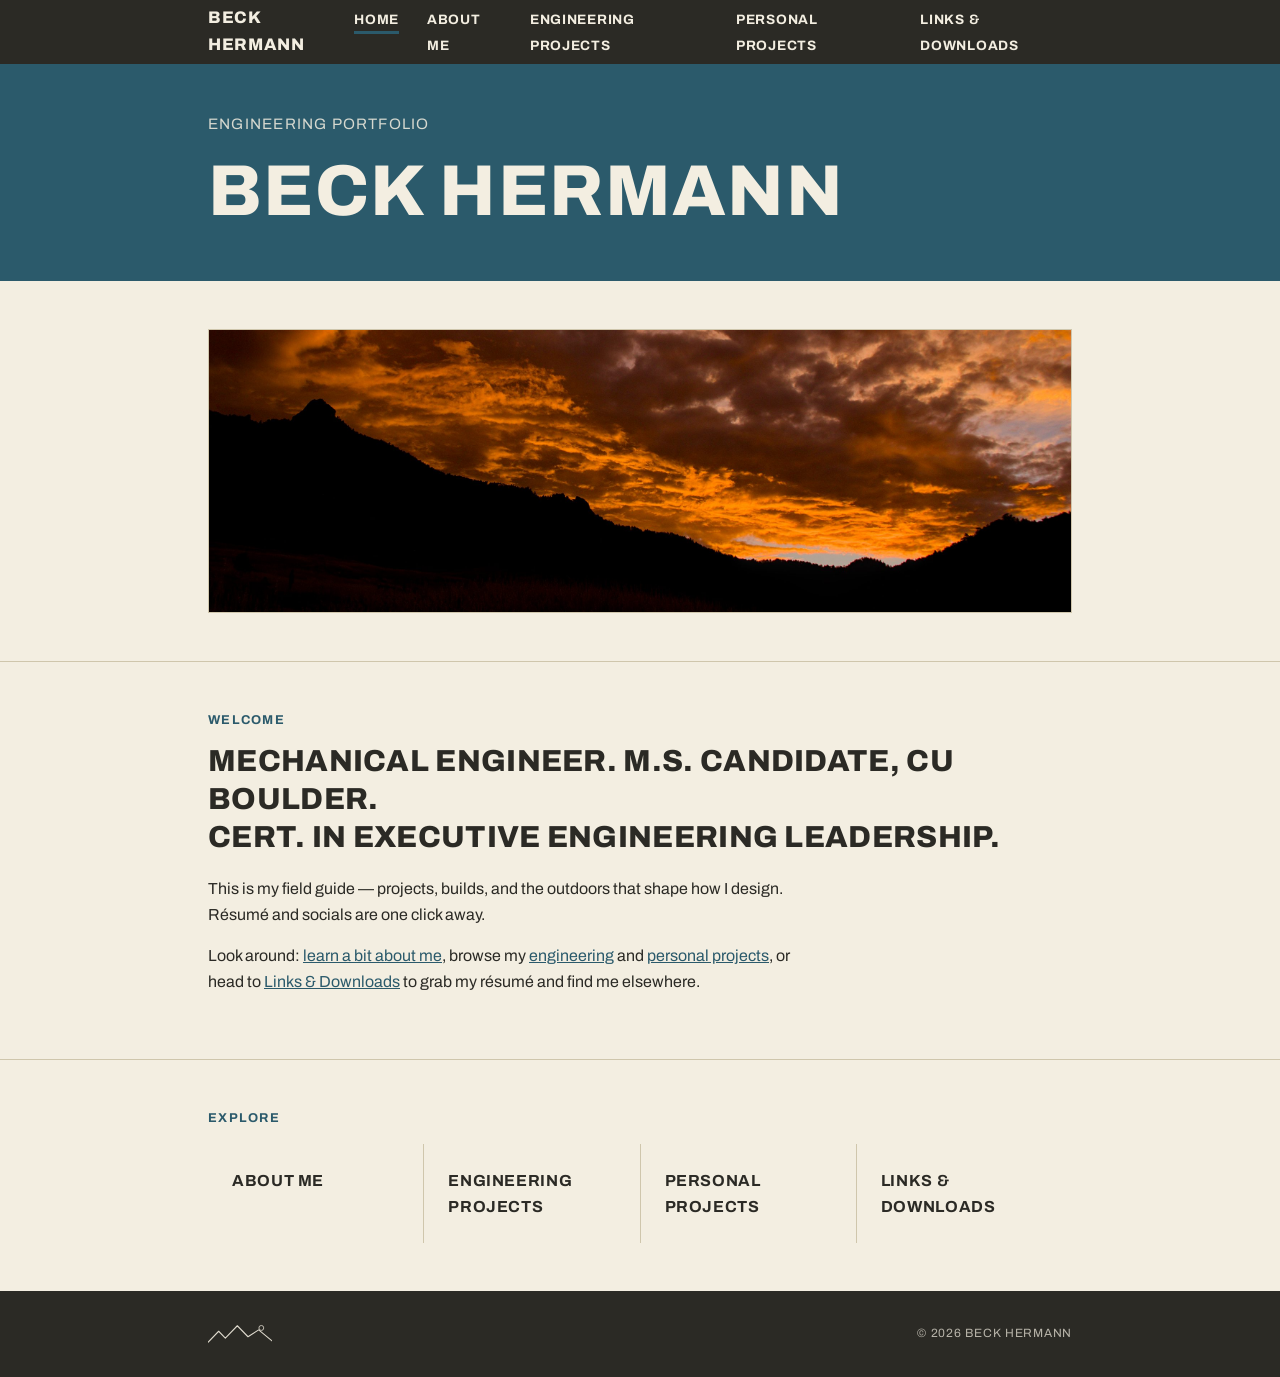
<file: index.html>
<!DOCTYPE html>
<html lang="en">
<head>
<meta charset="UTF-8">
<meta name="viewport" content="width=device-width, initial-scale=1.0">
<title>Beck Hermann — Engineering Portfolio</title>
<meta name="description" content="Engineering portfolio of Beck Hermann.">
<link rel="preconnect" href="https://fonts.googleapis.com">
<link rel="preconnect" href="https://fonts.gstatic.com" crossorigin>
<link href="https://fonts.googleapis.com/css2?family=Archivo:ital,wght@0,400;0,500;0,700;0,800;1,400&display=swap" rel="stylesheet">
<link rel="stylesheet" href="assets/css/style.css?v=9">
</head>
<body data-section="home">

<header class="site-nav">
  <div class="container">
    <a class="brand" href="index.html">Beck Hermann</a>
    <button class="nav-toggle" aria-label="Toggle navigation" aria-expanded="false">Menu</button>
    <ul class="nav-links">
      <li><a href="index.html" class="current">Home</a></li>
      <li><a href="about.html">About Me</a></li>
      <li><a href="engineering-projects.html">Engineering Projects</a></li>
      <li><a href="personal-projects.html">Personal Projects</a></li>
      <li><a href="links.html">Links &amp; Downloads</a></li>
    </ul>
  </div>
</header>

<main>

  <div class="title-bar">
    <div class="container">
      <p class="subtitle">Engineering Portfolio</p>
      <h1>Beck Hermann</h1>
    </div>
  </div>

  <div class="section">
    <div class="container">
      <img class="media media-landscape" src="assets/img/home-landscape.jpg"
           alt="Sunset over a mountain ridge with glowing orange clouds">
    </div>
  </div>

  <div class="section">
    <div class="container">
      <p class="eyebrow">Welcome</p>
      <p class="lede">MECHANICAL ENGINEER. M.S. CANDIDATE, CU BOULDER.<br>
        CERT. IN EXECUTIVE ENGINEERING LEADERSHIP.</p>
      <p>This is my field guide — projects, builds, and the outdoors that shape how I design.
        Résumé and socials are one click away.</p>
      <p>Look around: <a href="about.html">learn a bit about me</a>, browse my
        <a href="engineering-projects.html">engineering</a> and
        <a href="personal-projects.html">personal projects</a>, or head to
        <a href="links.html">Links &amp; Downloads</a> to grab my résumé and find me elsewhere.</p>
    </div>
  </div>

  <div class="section">
    <div class="container">
      <p class="eyebrow">Explore</p>
      <div class="quick-links">
        <a href="about.html">About Me</a>
        <a href="engineering-projects.html">Engineering Projects</a>
        <a href="personal-projects.html">Personal Projects</a>
        <a href="links.html">Links &amp; Downloads</a>
      </div>
    </div>
  </div>

</main>

<footer class="site-footer">
  <div class="container">
    <img class="motif" src="assets/img/mountain-motif.svg" alt="">
    <small>&copy; 2026 Beck Hermann</small>
  </div>
</footer>

<script src="assets/js/main.js?v=2"></script>
</body>
</html>
</file>
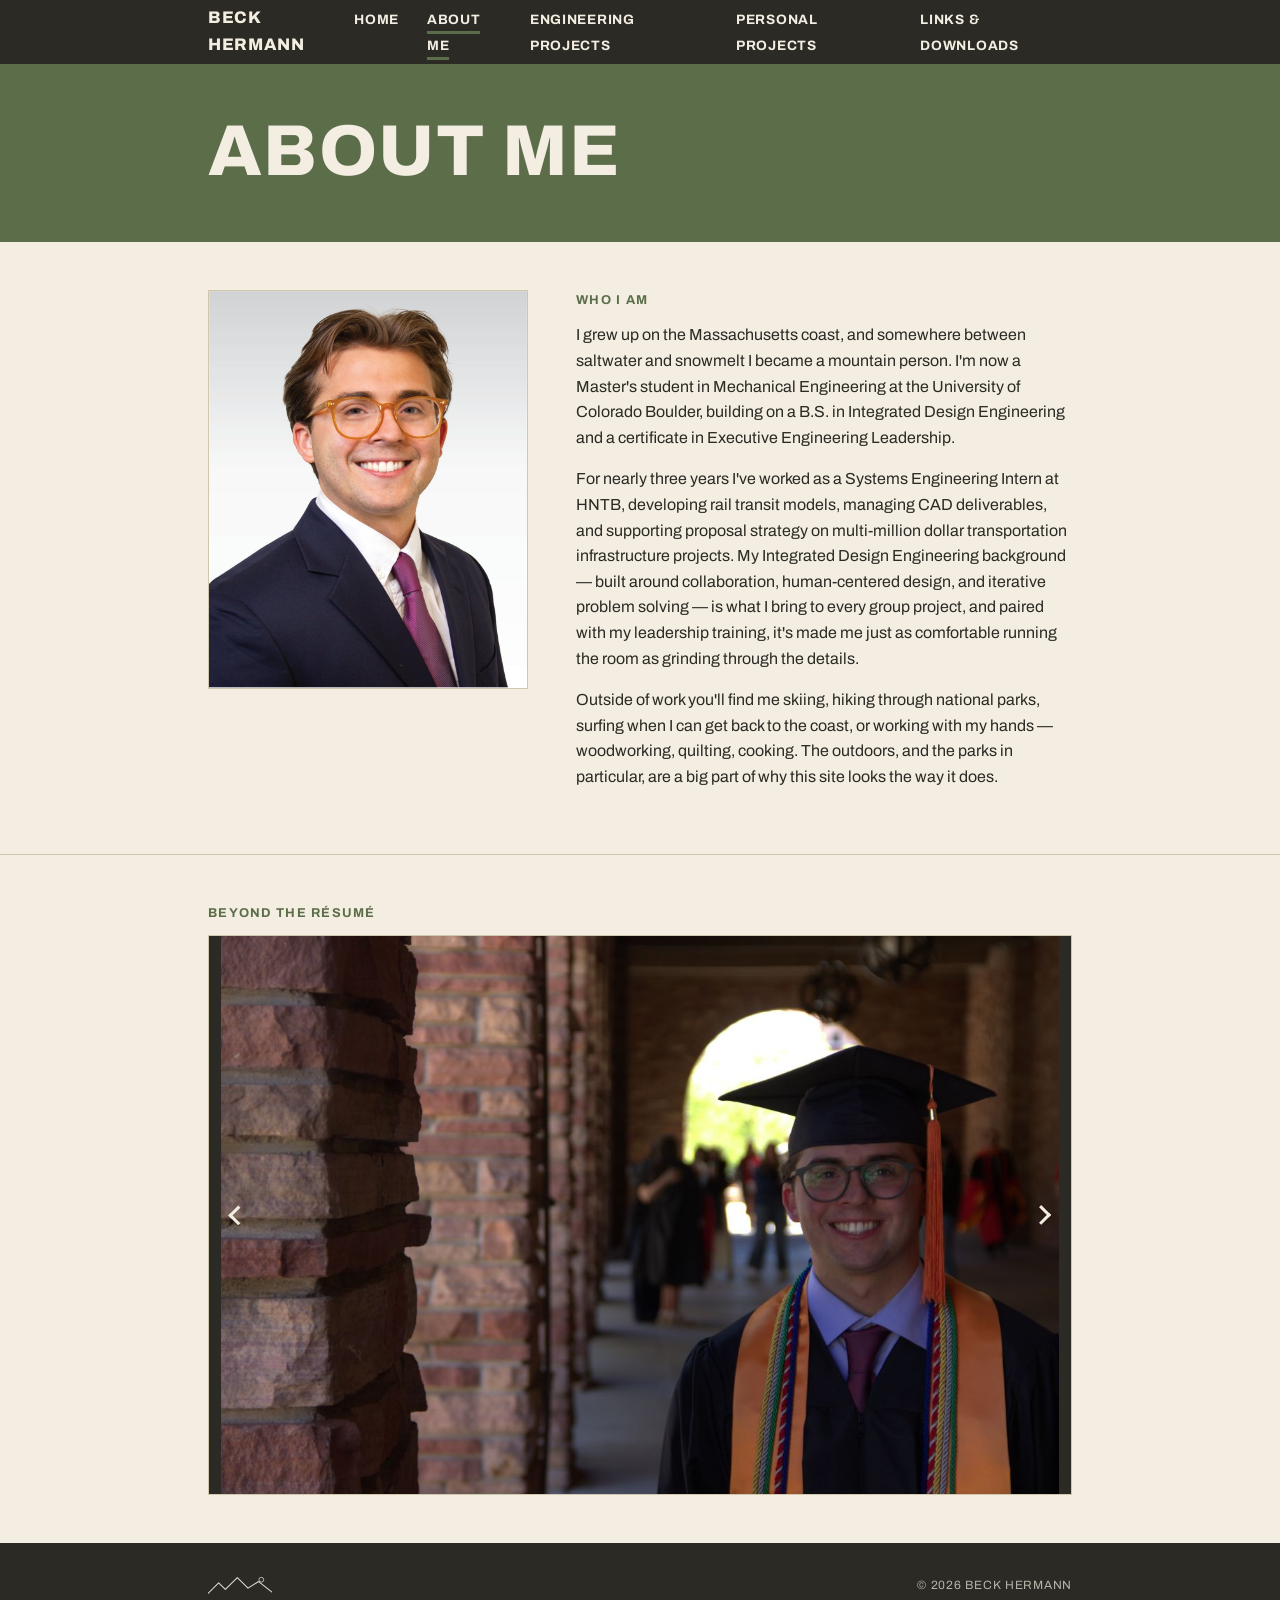
<file: about.html>
<!DOCTYPE html>
<html lang="en">
<head>
<meta charset="UTF-8">
<meta name="viewport" content="width=device-width, initial-scale=1.0">
<title>About Me — Beck Hermann</title>
<meta name="description" content="About Beck Hermann.">
<link rel="preconnect" href="https://fonts.googleapis.com">
<link rel="preconnect" href="https://fonts.gstatic.com" crossorigin>
<link href="https://fonts.googleapis.com/css2?family=Archivo:ital,wght@0,400;0,500;0,700;0,800;1,400&display=swap" rel="stylesheet">
<link rel="stylesheet" href="assets/css/style.css?v=9">
</head>
<body data-section="about">

<header class="site-nav">
  <div class="container">
    <a class="brand" href="index.html">Beck Hermann</a>
    <button class="nav-toggle" aria-label="Toggle navigation" aria-expanded="false">Menu</button>
    <ul class="nav-links">
      <li><a href="index.html">Home</a></li>
      <li><a href="about.html" class="current">About Me</a></li>
      <li><a href="engineering-projects.html">Engineering Projects</a></li>
      <li><a href="personal-projects.html">Personal Projects</a></li>
      <li><a href="links.html">Links &amp; Downloads</a></li>
    </ul>
  </div>
</header>

<main>

  <div class="title-bar">
    <div class="container">
      <h1>About Me</h1>
    </div>
  </div>

  <div class="section">
    <div class="container two-col">
      <img class="media media-portrait" src="assets/img/about-headshot.jpg"
           alt="Headshot of Beck Hermann">

      <div>
        <p class="eyebrow">Who I Am</p>
        <p>I grew up on the Massachusetts coast, and somewhere between saltwater and snowmelt I
          became a mountain person. I'm now a Master's student in Mechanical Engineering at the
          University of Colorado Boulder, building on a B.S. in Integrated Design Engineering and
          a certificate in Executive Engineering Leadership.</p>
        <p>For nearly three years I've worked as a Systems Engineering Intern at HNTB, developing
          rail transit models, managing CAD deliverables, and supporting proposal strategy on
          multi-million dollar transportation infrastructure projects. My Integrated Design
          Engineering background — built around collaboration, human-centered design, and
          iterative problem solving — is what I bring to every group project, and paired with my
          leadership training, it's made me just as comfortable running the room as grinding
          through the details.</p>
        <p>Outside of work you'll find me skiing, hiking through national parks, surfing when I
          can get back to the coast, or working with my hands — woodworking, quilting, cooking.
          The outdoors, and the parks in particular, are a big part of why this site looks the
          way it does.</p>
      </div>
    </div>
  </div>

  <div class="section">
    <div class="container">
      <p class="eyebrow">Beyond the Résumé</p>
      <div class="rotator" id="about-rotator">
        <button type="button" class="rotator-arrow rotator-prev" aria-label="Previous photo"><span class="chevron chevron-left"></span></button>
        <img id="rotator-img" src="assets/img/about-rotation/img_5599.jpg"
             alt="Graduating from the University of Colorado Boulder">
        <button type="button" class="rotator-arrow rotator-next" aria-label="Next photo"><span class="chevron chevron-right"></span></button>
      </div>
    </div>
  </div>

</main>

<footer class="site-footer">
  <div class="container">
    <img class="motif" src="assets/img/mountain-motif.svg" alt="">
    <small>&copy; 2026 Beck Hermann</small>
  </div>
</footer>

<script src="assets/js/main.js?v=2"></script>
</body>
</html>
</file>
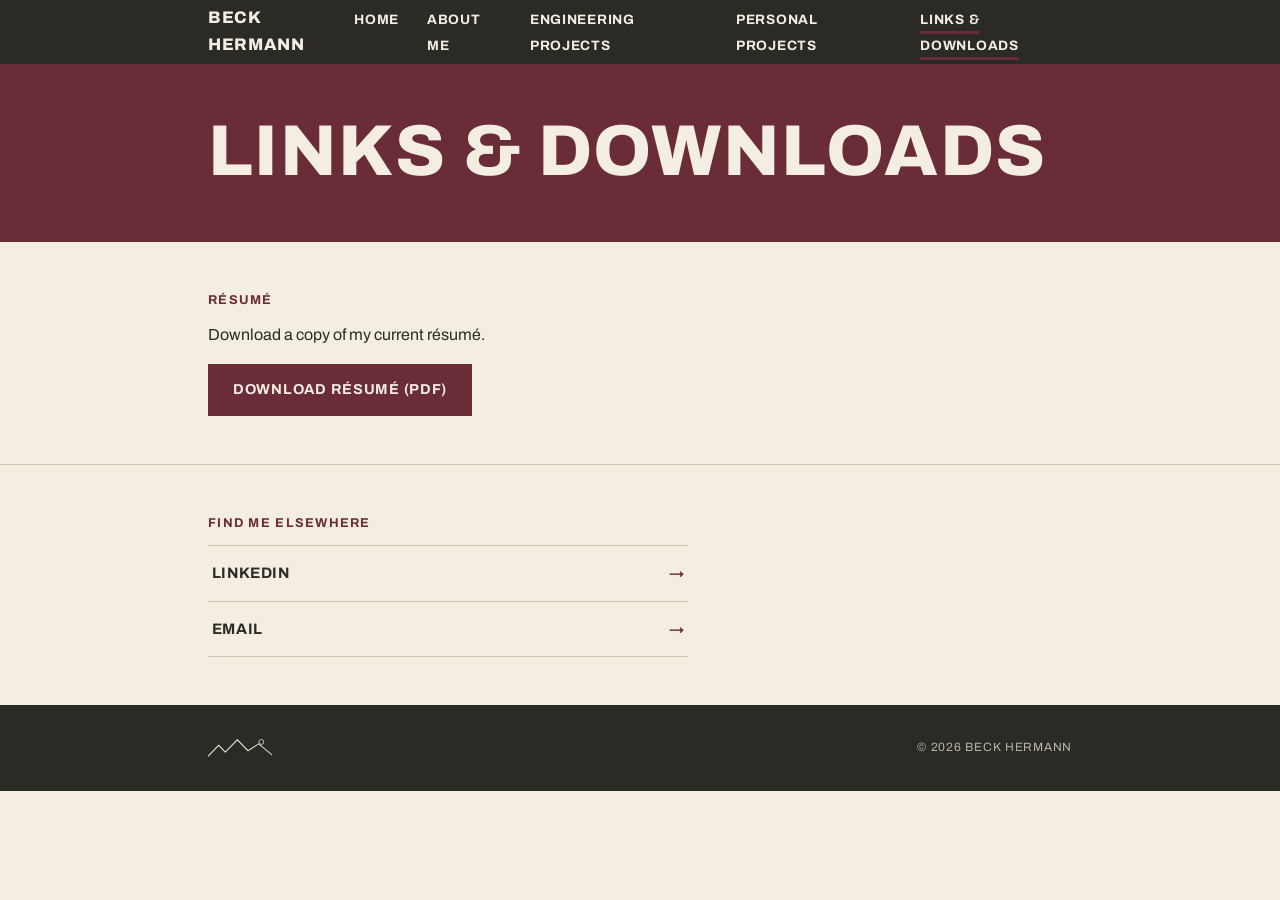
<file: links.html>
<!DOCTYPE html>
<html lang="en">
<head>
<meta charset="UTF-8">
<meta name="viewport" content="width=device-width, initial-scale=1.0">
<title>Links &amp; Downloads — Beck Hermann</title>
<meta name="description" content="Resume and links for Beck Hermann.">
<link rel="preconnect" href="https://fonts.googleapis.com">
<link rel="preconnect" href="https://fonts.gstatic.com" crossorigin>
<link href="https://fonts.googleapis.com/css2?family=Archivo:ital,wght@0,400;0,500;0,700;0,800;1,400&display=swap" rel="stylesheet">
<link rel="stylesheet" href="assets/css/style.css?v=9">
</head>
<body data-section="links">

<header class="site-nav">
  <div class="container">
    <a class="brand" href="index.html">Beck Hermann</a>
    <button class="nav-toggle" aria-label="Toggle navigation" aria-expanded="false">Menu</button>
    <ul class="nav-links">
      <li><a href="index.html">Home</a></li>
      <li><a href="about.html">About Me</a></li>
      <li><a href="engineering-projects.html">Engineering Projects</a></li>
      <li><a href="personal-projects.html">Personal Projects</a></li>
      <li><a href="links.html" class="current">Links &amp; Downloads</a></li>
    </ul>
  </div>
</header>

<main>

  <div class="title-bar">
    <div class="container">
      <h1>Links &amp; Downloads</h1>
    </div>
  </div>

  <div class="section">
    <div class="container">
      <p class="eyebrow">Résumé</p>
      <p>Download a copy of my current résumé.</p>
      <!-- To update: overwrite assets/resume/Beck_Hermann_Resume.pdf with the
           new PDF (keep the same filename) — no edit needed here. -->
      <a class="btn btn-accent" href="assets/resume/Beck_Hermann_Resume.pdf" download>
        Download Résumé (PDF)
      </a>
    </div>
  </div>

  <div class="section">
    <div class="container">
      <p class="eyebrow">Find Me Elsewhere</p>
      <!-- EDIT ME: replace each href="#" with your real profile URL.
           Copy/paste an <li> to add more (e.g. a personal blog, Instagram, etc). -->
      <ul class="link-list">
        <li><a href="https://www.linkedin.com/in/beck-hermann" target="_blank" rel="noopener">LinkedIn</a></li>
        <li><a href="mailto:beckhermann27@gmail.com">Email</a></li>
      </ul>
    </div>
  </div>

</main>

<footer class="site-footer">
  <div class="container">
    <img class="motif" src="assets/img/mountain-motif.svg" alt="">
    <small>&copy; 2026 Beck Hermann</small>
  </div>
</footer>

<script src="assets/js/main.js?v=2"></script>
</body>
</html>
</file>
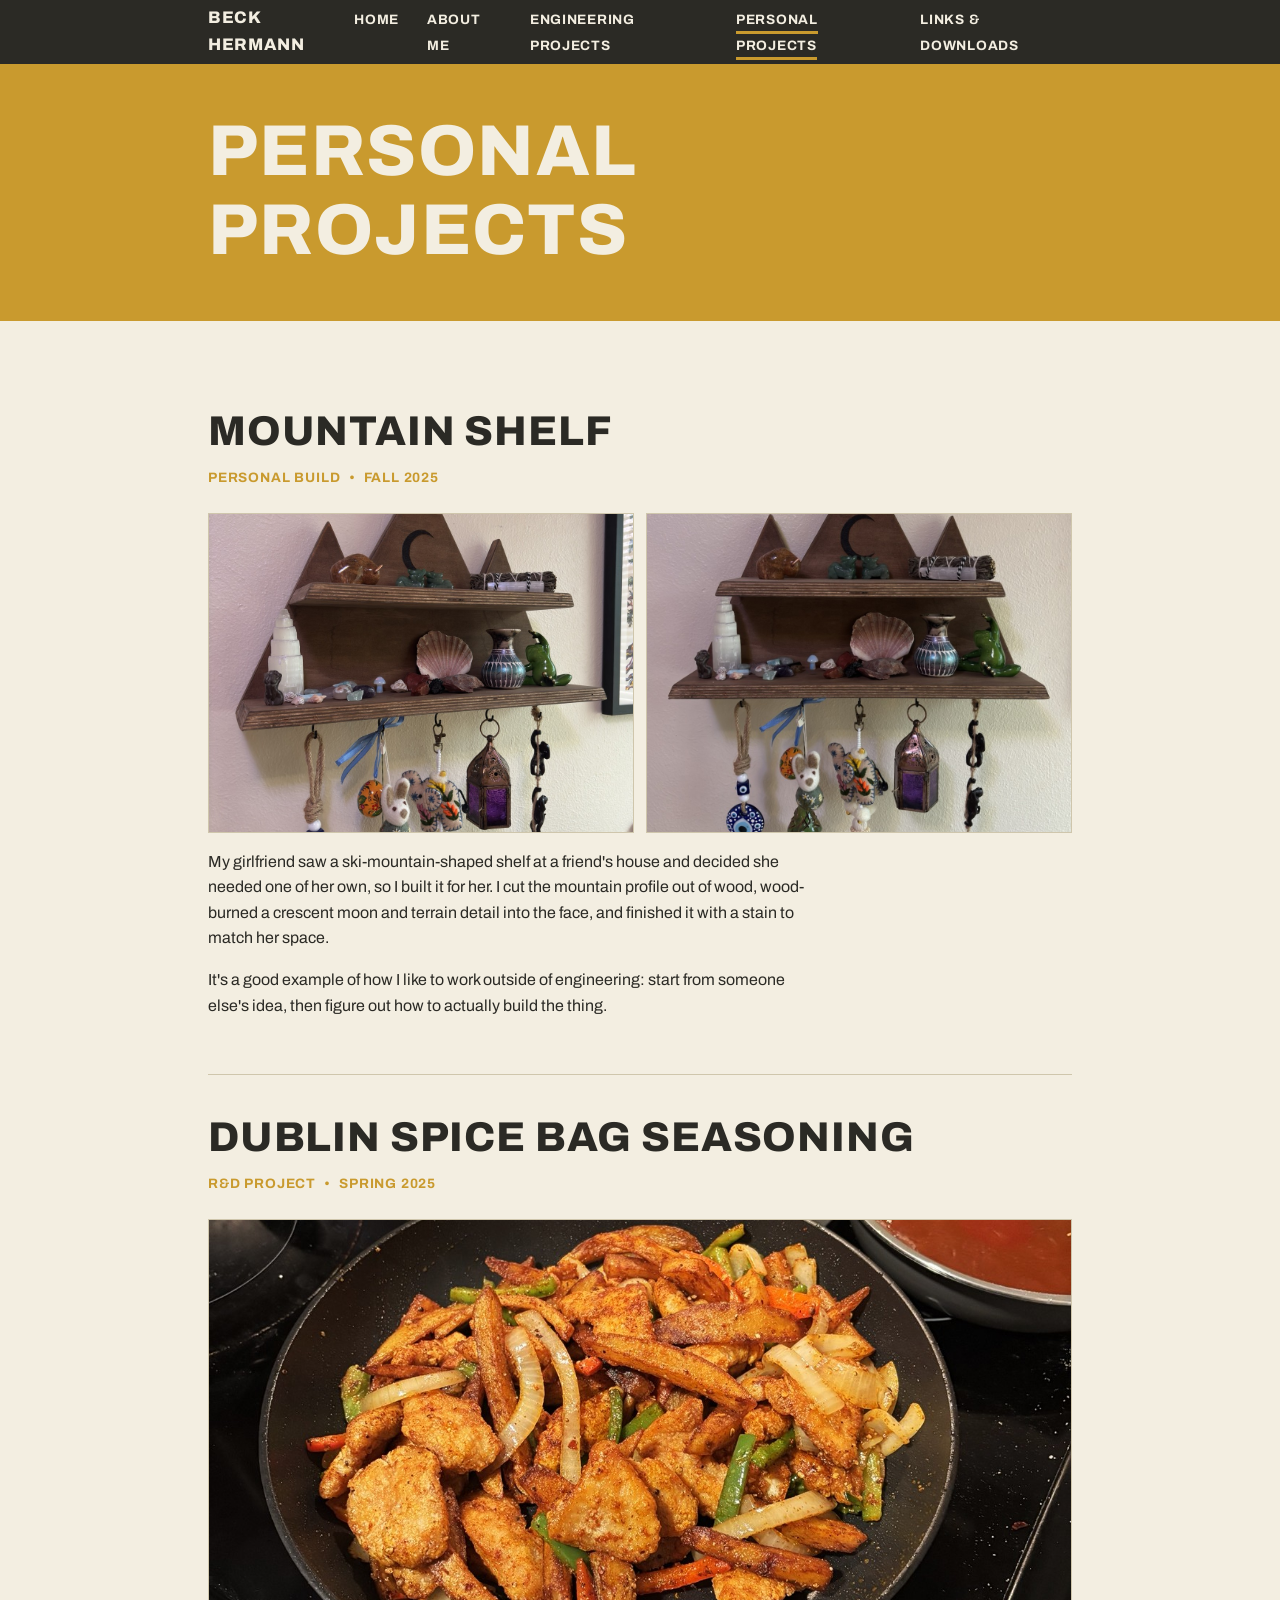
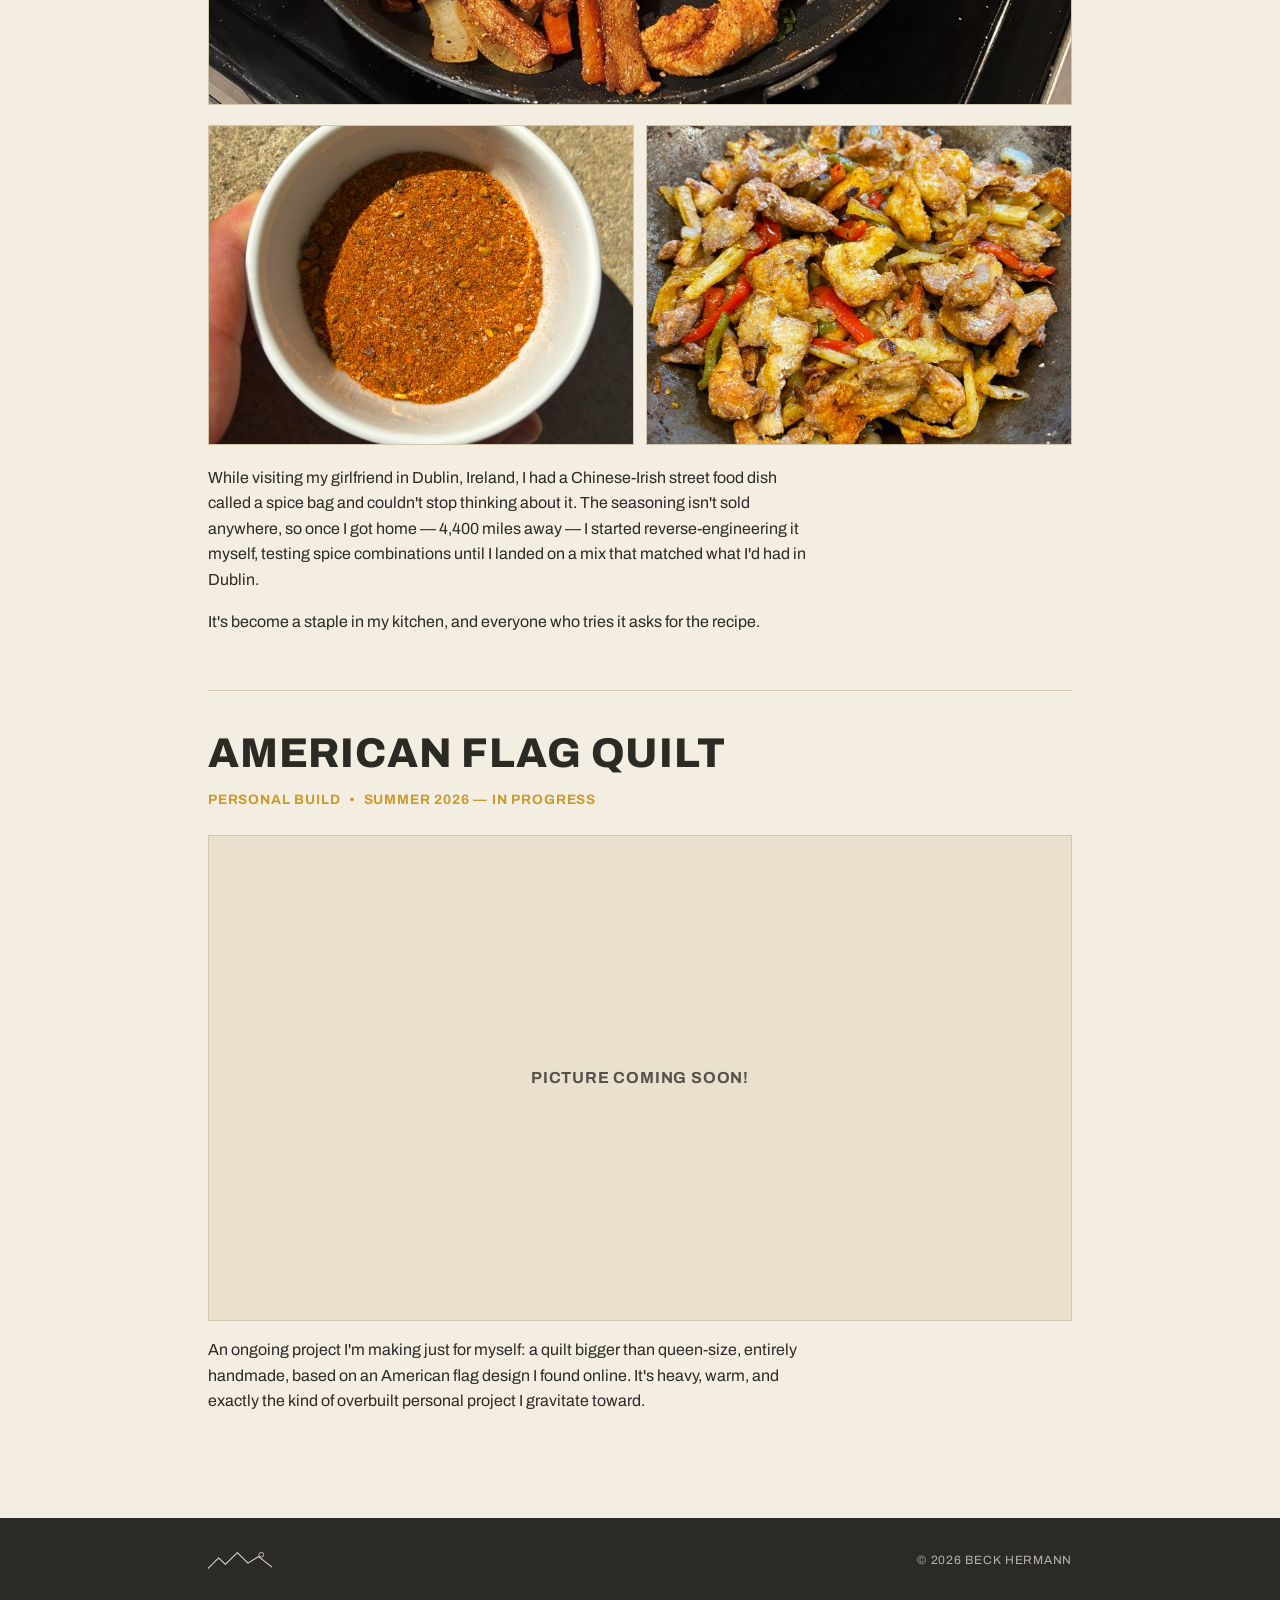
<file: personal-projects.html>
<!DOCTYPE html>
<html lang="en">
<head>
<meta charset="UTF-8">
<meta name="viewport" content="width=device-width, initial-scale=1.0">
<title>Personal Projects — Beck Hermann</title>
<meta name="description" content="Personal projects by Beck Hermann.">
<link rel="preconnect" href="https://fonts.googleapis.com">
<link rel="preconnect" href="https://fonts.gstatic.com" crossorigin>
<link href="https://fonts.googleapis.com/css2?family=Archivo:ital,wght@0,400;0,500;0,700;0,800;1,400&display=swap" rel="stylesheet">
<link rel="stylesheet" href="assets/css/style.css?v=9">
</head>
<body data-section="personal">

<header class="site-nav">
  <div class="container">
    <a class="brand" href="index.html">Beck Hermann</a>
    <button class="nav-toggle" aria-label="Toggle navigation" aria-expanded="false">Menu</button>
    <ul class="nav-links">
      <li><a href="index.html">Home</a></li>
      <li><a href="about.html">About Me</a></li>
      <li><a href="engineering-projects.html">Engineering Projects</a></li>
      <li><a href="personal-projects.html" class="current">Personal Projects</a></li>
      <li><a href="links.html">Links &amp; Downloads</a></li>
    </ul>
  </div>
</header>

<main>

  <div class="title-bar">
    <div class="container">
      <h1>Personal Projects</h1>
    </div>
  </div>

  <div class="section">
    <div class="container">

      <!-- ============================================================
           HOW TO ADD OR EDIT A PROJECT — same pattern as engineering-projects.html.
           Copy one whole <article class="project"> ... </article> block,
           paste it, then edit the title, meta line (context, then
           season/year), the featured photo, the 2 supporting photos in
           .gallery, and the paragraphs of body text.
           ============================================================ -->

      <!-- PROJECT BLOCK: Mountain Shelf -->
      <article class="project">
        <h2>Mountain Shelf</h2>
        <p class="project-meta"><span>Personal Build</span><span>Fall 2025</span></p>

        <div class="featured-duo">
          <img class="media media-gallery-item" src="assets/img/mountain-shelf-featured.jpg" alt="Mountain Shelf featured photo">
          <img class="media media-gallery-item" src="assets/img/mountain-shelf-secondary.jpg" alt="Mountain Shelf detail">
        </div>

        <p>My girlfriend saw a ski-mountain-shaped shelf at a friend's house and decided
          she needed one of her own, so I built it for her. I cut the mountain profile
          out of wood, wood-burned a crescent moon and terrain detail into the face, and
          finished it with a stain to match her space.</p>
        <p>It's a good example of how I like to work outside of engineering: start from
          someone else's idea, then figure out how to actually build the thing.</p>
      </article>

      <!-- PROJECT BLOCK: Dublin Spice Bag Seasoning -->
      <article class="project">
        <h2>Dublin Spice Bag Seasoning</h2>
        <p class="project-meta"><span>R&amp;D Project</span><span>Spring 2025</span></p>

        <img class="media media-featured" src="assets/img/spice-bag-featured.jpg" alt="Dublin Spice Bag Seasoning featured photo">

        <div class="gallery">
          <img class="media media-gallery-item" src="assets/img/spice-bag-secondary-1.jpg" alt="Dublin Spice Bag Seasoning photo 1">
          <img class="media media-gallery-item" src="assets/img/spice-bag-secondary-2.jpg" alt="Dublin Spice Bag Seasoning photo 2">
        </div>

        <p>While visiting my girlfriend in Dublin, Ireland, I had a Chinese-Irish street
          food dish called a spice bag and couldn't stop thinking about it. The seasoning
          isn't sold anywhere, so once I got home — 4,400 miles away — I started
          reverse-engineering it myself, testing spice combinations until I landed on a
          mix that matched what I'd had in Dublin.</p>
        <p>It's become a staple in my kitchen, and everyone who tries it asks for the
          recipe.</p>
      </article>

      <!-- PROJECT BLOCK: American Flag Quilt -->
      <article class="project">
        <h2>American Flag Quilt</h2>
        <p class="project-meta"><span>Personal Build</span><span>Summer 2026 — In Progress</span></p>

        <div class="media media-placeholder">Picture coming soon!</div>

        <p>An ongoing project I'm making just for myself: a quilt bigger than queen-size,
          entirely handmade, based on an American flag design I found online. It's heavy,
          warm, and exactly the kind of overbuilt personal project I gravitate toward.</p>
      </article>

    </div>
  </div>

</main>

<footer class="site-footer">
  <div class="container">
    <img class="motif" src="assets/img/mountain-motif.svg" alt="">
    <small>&copy; 2026 Beck Hermann</small>
  </div>
</footer>

<script src="assets/js/main.js?v=2"></script>
</body>
</html>
</file>
<file: assets/css/style.css>
/* ==========================================================================
   BECK HERMANN — ENGINEERING PORTFOLIO
   Style inspired by Massimo Vignelli's 1977 National Park Service
   "Unigrid" brochure system: bold Helvetica-style title blocks,
   flat accent colors, thin rule lines, simple line-art landscapes.

   To change the site's look, edit the variables in :root below —
   everything else references them.
   ========================================================================== */

:root {
  /* -- Palette -- */
  --color-parchment: #f3eee1;
  --color-parchment-dark: #e9e1cd;
  --color-ink: #2b2a25;
  --color-ink-soft: #55524a;
  --color-rule: #cfc6ac;

  /* one accent per section — set per-page via body[data-section] below */
  --accent-home: #2b5a6b;
  --accent-about: #5c6e49;
  --accent-engineering: #c1602a;
  --accent-personal: #c99a2e;
  --accent-links: #6b2c39;

  /* -- Type -- */
  --font-display: "Archivo", "Helvetica Neue", Arial, sans-serif;
  --font-body: "Archivo", "Helvetica Neue", Arial, sans-serif;

  /* -- Layout -- */
  --content-width: 960px;
  --gutter: clamp(1.25rem, 4vw, 3rem);
}

/* current section's accent, set by body[data-section="..."] rules below */
body[data-section="home"] { --accent: var(--accent-home); }
body[data-section="about"] { --accent: var(--accent-about); }
body[data-section="engineering"] { --accent: var(--accent-engineering); }
body[data-section="personal"] { --accent: var(--accent-personal); }
body[data-section="links"] { --accent: var(--accent-links); }

/* ==========================================================================
   Reset & base
   ========================================================================== */

*, *::before, *::after { box-sizing: border-box; }

html { -webkit-text-size-adjust: 100%; }

body {
  margin: 0;
  background: var(--color-parchment);
  color: var(--color-ink);
  font-family: var(--font-body);
  font-weight: 400;
  line-height: 1.6;
  -webkit-font-smoothing: antialiased;
}

img, svg { max-width: 100%; display: block; }

h1, h2, h3 {
  font-family: var(--font-display);
  font-weight: 800;
  text-transform: uppercase;
  letter-spacing: 0.02em;
  line-height: 1.1;
  margin: 0 0 0.5em;
}

p { margin: 0 0 1em; max-width: 68ch; }

a { color: var(--accent); }
a:hover { color: var(--color-ink); }

hr {
  border: none;
  border-top: 1px solid var(--color-rule);
  margin: 0;
}

.container {
  max-width: var(--content-width);
  margin: 0 auto;
  padding: 0 var(--gutter);
}

/* ==========================================================================
   Nav
   ========================================================================== */

.site-nav {
  background: var(--color-ink);
  color: var(--color-parchment);
}

.site-nav .container {
  display: flex;
  align-items: center;
  justify-content: space-between;
  height: 64px;
}

.site-nav .brand {
  font-family: var(--font-display);
  font-weight: 800;
  text-transform: uppercase;
  letter-spacing: 0.04em;
  color: var(--color-parchment);
  text-decoration: none;
  font-size: 1.05rem;
}

.nav-toggle {
  display: none;
  background: none;
  border: 1px solid var(--color-parchment);
  color: var(--color-parchment);
  font-family: var(--font-display);
  text-transform: uppercase;
  font-size: 0.85rem;
  letter-spacing: 0.05em;
  padding: 0.4em 0.8em;
  cursor: pointer;
}

.nav-links {
  display: flex;
  gap: 1.75rem;
  list-style: none;
  margin: 0;
  padding: 0;
}

.nav-links a {
  color: var(--color-parchment);
  text-decoration: none;
  font-family: var(--font-display);
  font-size: 0.85rem;
  font-weight: 700;
  text-transform: uppercase;
  letter-spacing: 0.05em;
  padding-bottom: 4px;
  border-bottom: 3px solid transparent;
}

.nav-links a:hover { color: var(--color-parchment); border-bottom-color: var(--color-rule); }

.nav-links a.current {
  color: var(--color-parchment);
  border-bottom-color: var(--accent);
}

@media (max-width: 640px) {
  .nav-toggle { display: inline-block; }

  .nav-links {
    display: none;
    position: absolute;
    top: 64px;
    left: 0;
    right: 0;
    flex-direction: column;
    gap: 0;
    background: var(--color-ink);
    padding: 0.5rem var(--gutter) 1rem;
  }

  .nav-links.open { display: flex; }

  .nav-links a { display: block; padding: 0.6em 0; border-bottom: 1px solid #44423a; }
  .nav-links a.current { border-bottom-color: var(--accent); }
}

/* ==========================================================================
   Title bar — the "brochure cover" block at the top of every page
   ========================================================================== */

.title-bar {
  background: var(--accent);
  color: var(--color-parchment);
  padding: 3rem 0 2.5rem;
}

.title-bar h1 {
  font-size: clamp(2.5rem, 8vw, 4.5rem);
  color: var(--color-parchment);
  margin-bottom: 0.15em;
}

.title-bar .subtitle {
  font-family: var(--font-display);
  text-transform: uppercase;
  letter-spacing: 0.08em;
  font-size: 0.95rem;
  opacity: 0.85;
}

/* ==========================================================================
   Sections & unigrid rule lines
   ========================================================================== */

.section {
  padding: 3rem 0;
  border-bottom: 1px solid var(--color-rule);
}

.section:last-of-type { border-bottom: none; }

.section .eyebrow {
  font-family: var(--font-display);
  font-size: 0.8rem;
  font-weight: 700;
  text-transform: uppercase;
  letter-spacing: 0.1em;
  color: var(--accent);
  margin-bottom: 0.75rem;
}

.section .lede {
  font-family: var(--font-display);
  font-weight: 800;
  font-size: clamp(1.25rem, 3vw, 1.9rem);
  line-height: 1.25;
  text-transform: uppercase;
  letter-spacing: 0.01em;
  margin-bottom: 1.25rem;
}

.rotator {
  position: relative;
  width: 100%;
  height: min(65vh, 560px);
  background: var(--color-ink);
  border: 1px solid var(--color-rule);
  display: flex;
  align-items: center;
  justify-content: center;
  overflow: hidden;
}

.rotator img {
  max-width: 100%;
  max-height: 100%;
  width: auto;
  height: auto;
  object-fit: contain;
  transition: opacity 0.4s ease;
}

.rotator-arrow {
  position: absolute;
  top: 0;
  bottom: 0;
  width: 3.5rem;
  border: none;
  background: transparent;
  padding: 0;
  cursor: pointer;
  display: flex;
  align-items: center;
  justify-content: center;
  transition: background 0.15s ease;
  z-index: 2;
}

.rotator-arrow:hover,
.rotator-arrow:focus-visible {
  background: rgba(0, 0, 0, 0.35);
}

.rotator-prev { left: 0; }
.rotator-next { right: 0; }

.chevron {
  display: block;
  width: 0.9rem;
  height: 0.9rem;
  border-top: 0.2rem solid #f3eee1;
  border-right: 0.2rem solid #f3eee1;
}

.chevron-left { transform: rotate(-135deg); margin-right: -0.2rem; }
.chevron-right { transform: rotate(45deg); margin-left: -0.2rem; }

@media (max-width: 700px) {
  .rotator { height: min(60vh, 420px); }
  .rotator-arrow { width: 2.75rem; }
  .chevron { width: 0.7rem; height: 0.7rem; }
}

.two-col {
  display: grid;
  grid-template-columns: minmax(200px, 320px) 1fr;
  gap: var(--gutter);
  align-items: start;
}

@media (max-width: 700px) {
  .two-col { grid-template-columns: 1fr; }
}

/* ==========================================================================
   Placeholder media — swap the `src` on these <img> tags for real photos
   ========================================================================== */

.media {
  width: 100%;
  height: auto;
  border: 1px solid var(--color-rule);
}

.media-landscape { display: block; }
.media-portrait { display: block; }
.media-gallery-item { aspect-ratio: 4 / 3; object-fit: cover; }
.media-featured { aspect-ratio: 16 / 9; object-fit: cover; margin-bottom: 1rem; }

.media-placeholder {
  aspect-ratio: 16 / 9;
  margin-bottom: 1rem;
  display: flex;
  align-items: center;
  justify-content: center;
  background: var(--color-parchment-dark);
  font-family: var(--font-display);
  font-weight: 700;
  text-transform: uppercase;
  letter-spacing: 0.05em;
  color: var(--color-ink-soft);
}

.gallery {
  display: grid;
  grid-template-columns: repeat(auto-fit, minmax(160px, 1fr));
  gap: 0.75rem;
  margin: 1.25rem 0;
}

/* Two photos side by side, together taking up the same width/spot a
   single .media-featured photo would. Each photo reuses the
   .media-gallery-item crop (4:3, object-fit: cover). */
.featured-duo {
  display: grid;
  grid-template-columns: 1fr 1fr;
  gap: 0.75rem;
  margin-bottom: 1rem;
}

/* ==========================================================================
   Lightbox — popup overlay for viewing project photos full-size
   ========================================================================== */

.lightbox-trigger { cursor: zoom-in; }

.lightbox-overlay {
  display: none;
  position: fixed;
  inset: 0;
  background: rgba(43, 42, 37, 0.92);
  align-items: center;
  justify-content: center;
  padding: 2rem;
  z-index: 100;
}

.lightbox-overlay.open { display: flex; }

.lightbox-img, .lightbox-video {
  display: none;
  max-width: 100%;
  max-height: 100%;
  width: auto;
  height: auto;
  border: 1px solid var(--color-rule);
  cursor: default;
}

.lightbox-img.shown, .lightbox-video.shown { display: block; }

.lightbox-close {
  position: absolute;
  top: 1rem;
  right: 1.25rem;
  background: none;
  border: none;
  color: var(--color-parchment);
  font-size: 2.25rem;
  line-height: 1;
  cursor: pointer;
  padding: 0.25em 0.4em;
}

.lightbox-close:hover { color: var(--accent); }

body.lightbox-locked { overflow: hidden; }

/* ==========================================================================
   Project blocks (Engineering / Personal project pages)
   ========================================================================== */

.project {
  padding: 2.5rem 0;
  border-bottom: 1px solid var(--color-rule);
}

.project:last-of-type { border-bottom: none; }

.project h2 { font-size: clamp(1.8rem, 4.5vw, 2.6rem); margin-bottom: 0.3em; }

.project-meta {
  font-family: var(--font-display);
  font-size: 0.85rem;
  font-weight: 700;
  text-transform: uppercase;
  letter-spacing: 0.06em;
  color: var(--accent);
  margin-bottom: 1.5rem;
}

.project-meta span + span::before {
  content: "\2022";
  margin: 0 0.6em;
  color: var(--accent);
}

.project-links {
  margin-top: 1rem;
  display: flex;
  gap: 1.5rem;
}

/* Document preview tile — used inside .gallery when a supporting-image slot
   is a downloadable PDF (e.g. a poster or white paper) instead of a photo. */
.doc-preview-link { display: block; }

.doc-iframe {
  display: block;
  width: 100%;
  border: 1px solid var(--color-rule);
  background: var(--color-parchment-dark);
  pointer-events: none; /* clicks pass through to the wrapping <a> below */
}

.doc-caption {
  display: block;
  margin-top: 0.5rem;
  font-family: var(--font-display);
  font-size: 0.8rem;
  font-weight: 700;
  text-transform: uppercase;
  letter-spacing: 0.05em;
  text-align: center;
  color: var(--color-ink);
  text-decoration: none;
}

.doc-caption::after { content: "\2193"; margin-left: 0.4em; color: var(--accent); }
.doc-caption:hover { color: var(--accent); }

/* Row of evenly spaced downloadable-report links below a project's photos */
.report-links {
  display: grid;
  grid-template-columns: repeat(auto-fit, minmax(140px, 1fr));
  gap: 1rem;
  margin: 0.5rem 0 1.75rem;
}

.report-links a {
  display: block;
  text-align: center;
  font-family: var(--font-display);
  font-weight: 700;
  font-size: 0.8rem;
  text-transform: uppercase;
  letter-spacing: 0.05em;
  color: var(--color-ink);
  text-decoration: none;
  padding: 0.75em 0.5em;
  border: 1px solid var(--color-rule);
}

.report-links a::after { content: "\2193"; margin-left: 0.4em; color: var(--accent); }
.report-links a:hover { color: var(--accent); border-color: var(--accent); }

/* ==========================================================================
   Buttons & link list (Links & Downloads page, Home quick-links)
   ========================================================================== */

.btn {
  display: inline-block;
  font-family: var(--font-display);
  font-weight: 700;
  text-transform: uppercase;
  letter-spacing: 0.05em;
  font-size: 0.9rem;
  text-decoration: none;
  padding: 0.85em 1.6em;
  border: 2px solid var(--color-ink);
  color: var(--color-ink);
}

.btn:hover { background: var(--color-ink); color: var(--color-parchment); }

.btn-accent {
  background: var(--accent);
  border-color: var(--accent);
  color: var(--color-parchment);
}

.btn-accent:hover { background: var(--color-ink); border-color: var(--color-ink); color: var(--color-parchment); }

.link-list {
  list-style: none;
  margin: 0;
  padding: 0;
  max-width: 480px;
}

.link-list li { border-top: 1px solid var(--color-rule); }
.link-list li:last-child { border-bottom: 1px solid var(--color-rule); }

.link-list a {
  display: flex;
  justify-content: space-between;
  align-items: center;
  padding: 1em 0.25em;
  text-decoration: none;
  color: var(--color-ink);
  font-family: var(--font-display);
  font-weight: 700;
  text-transform: uppercase;
  letter-spacing: 0.04em;
  font-size: 0.95rem;
}

.link-list a::after { content: "\2192"; color: var(--accent); }
.link-list a:hover { color: var(--accent); }

.quick-links {
  display: grid;
  grid-template-columns: repeat(auto-fit, minmax(180px, 1fr));
  gap: 1px;
  background: var(--color-rule);
  margin-top: 1rem;
}

.quick-links a {
  display: block;
  background: var(--color-parchment);
  padding: 1.5rem;
  text-decoration: none;
  color: var(--color-ink);
  font-family: var(--font-display);
  font-weight: 700;
  text-transform: uppercase;
  letter-spacing: 0.04em;
}

.quick-links a:hover { background: var(--color-ink); color: var(--color-parchment); }
.quick-links .qlink-label { display: block; font-size: 0.75rem; color: var(--accent); margin-bottom: 0.4em; }
.quick-links a:hover .qlink-label { color: inherit; opacity: 0.7; }

/* ==========================================================================
   Footer
   ========================================================================== */

.site-footer {
  background: var(--color-ink);
  color: var(--color-parchment);
  padding: 2rem 0;
}

.site-footer .container {
  display: flex;
  align-items: center;
  justify-content: space-between;
  flex-wrap: wrap;
  gap: 1rem;
}

.site-footer .motif { width: 64px; opacity: 0.9; }

.site-footer small {
  font-family: var(--font-display);
  font-size: 0.75rem;
  text-transform: uppercase;
  letter-spacing: 0.06em;
  opacity: 0.7;
}
</file>
